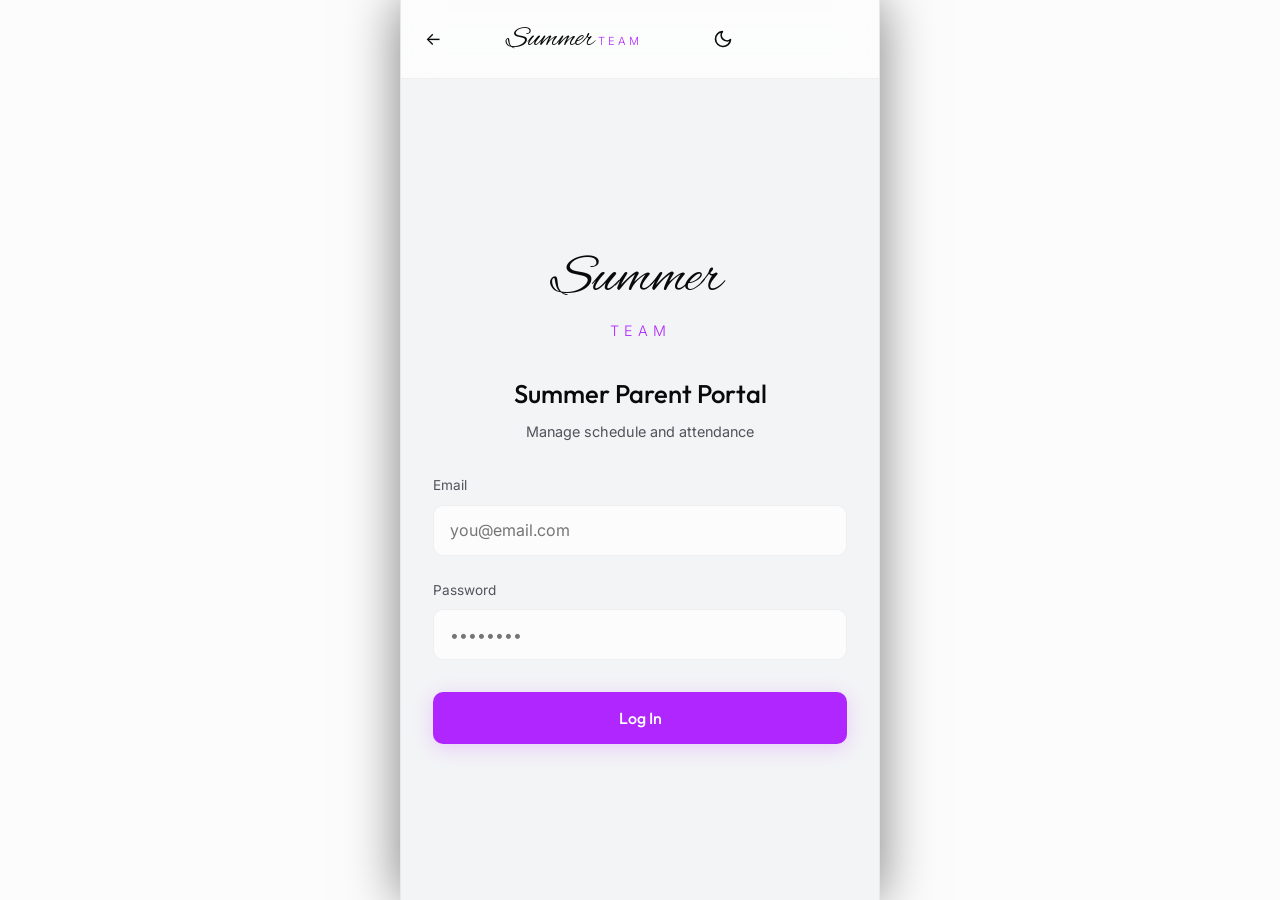
<file: portal.html>
<!DOCTYPE html>
<html lang="en">
<head>
    <meta charset="UTF-8">
    <meta name="viewport" content="width=device-width, initial-scale=1.0, maximum-scale=1.0, user-scalable=no">
    <!-- PWA Setup -->
    <meta name="theme-color" content="#050505">
    <link rel="manifest" href="manifest.json?v=31">
    <link rel="icon" type="image/png" href="assets/icon-192.png?v=31">
    <link rel="apple-touch-icon" href="assets/icon-512.png?v=31">
    <meta name="apple-mobile-web-app-capable" content="yes">
    <meta name="apple-mobile-web-app-status-bar-style" content="black-translucent">
    <title>Summer Team Scheduler | Summer Parent Portal</title>
    <link href="https://fonts.googleapis.com/css2?family=Outfit:wght@300;400;500;600&family=Inter:wght@300;400;500;600&family=Alex+Brush&display=swap" rel="stylesheet">
    <link rel="stylesheet" href="style.css">
    <link rel="stylesheet" href="portal.css">
</head>
<body class="dark-theme">

    <div class="loading-overlay" id="loadingOverlay">
        <div class="spinner"></div>
    </div>

    <div class="app-container">
        <!-- Header -->
        <div class="app-header">
            <a href="/" style="color: var(--text-primary); text-decoration: none; font-size: 1.1rem;">&larr;</a>
            <div class="app-title">
                <span class="brand-cruz">Summer</span>
                <span class="brand-coaching">Team</span>
            </div>
            <div style="display: flex; align-items: center; gap: 0.5rem;">
                <button id="theme-toggle" class="theme-toggle" aria-label="Toggle Theme">
                    <svg id="theme-icon" viewBox="0 0 24 24" fill="none" stroke="currentColor" stroke-width="2" stroke-linecap="round" stroke-linejoin="round">
                        <circle class="sun" cx="12" cy="12" r="5"></circle>
                        <line class="sun" x1="12" y1="1" x2="12" y2="3"></line>
                        <line class="sun" x1="12" y1="21" x2="12" y2="23"></line>
                        <line class="sun" x1="4.22" y1="4.22" x2="5.64" y2="5.64"></line>
                        <line class="sun" x1="18.36" y1="18.36" x2="19.78" y2="19.78"></line>
                        <line class="sun" x1="1" y1="12" x2="3" y2="12"></line>
                        <line class="sun" x1="21" y1="12" x2="23" y2="12"></line>
                        <line class="sun" x1="4.22" y1="19.78" x2="5.64" y2="18.36"></line>
                        <line class="sun" x1="18.36" y1="5.64" x2="19.78" y2="4.22"></line>
                        <path class="moon" d="M21 12.79A9 9 0 1 1 11.21 3 7 7 0 0 0 21 12.79z" style="display: none;"></path>
                    </svg>
                </button>
                <button class="header-action" id="logoutBtn" onclick="doLogout()" style="display: none;">Log out</button>
            </div>
            <div id="headerSpacer" style="width: 50px;"></div>
        </div>

        <!-- Login Screen -->
        <div class="login-screen" id="loginScreen">
            <div class="login-logo">
                <span class="brand-cruz">Summer</span>
                <span class="brand-coaching">Team</span>
            </div>
            <h2 style="font-family: var(--font-display); font-size: 1.6rem; font-weight: 500; margin-bottom: 0.3rem; text-align: center;">Summer Parent Portal</h2>
            <p style="color: var(--text-secondary); margin-bottom: 2rem; font-size: 0.9rem; text-align: center;">Manage schedule and attendance</p>
            
            <form onsubmit="event.preventDefault(); doLogin();">
                <div class="input-group">
                    <label for="email">Email</label>
                    <input type="email" id="email" placeholder="you@email.com" autocomplete="email">
                </div>
                <div class="input-group">
                    <label for="pass">Password</label>
                    <input type="password" id="pass" placeholder="••••••••" autocomplete="current-password">
                </div>
                <button type="submit" class="login-btn">Log In</button>
            </form>
            <p id="loginError" style="color: #f44336; text-align: center; margin-top: 1rem; font-size: 0.85rem; display: none;"></p>
        </div>

        <!-- Dashboard Screen -->
        <div class="dashboard-screen" id="dashboardScreen">
            
            <!-- Welcome -->
            <div class="welcome-banner" id="welcomeBanner">
                <h2 id="welcomeText">Welcome back</h2>
                <p>Tap a date to view practice details</p>
            </div>

            <!-- Calendar Widget -->
            <div class="calendar-widget">
                <div class="calendar-header">
                    <div class="calendar-month" style="display:flex; align-items:center; gap: 8px;">
                        <button onclick="prevPeriod()" style="background:none;border:none;color:var(--text-secondary);cursor:pointer;padding:4px;">&larr;</button>
                        <span id="calendarMonthLabel">April 2026</span>
                        <button onclick="nextPeriod()" style="background:none;border:none;color:var(--text-secondary);cursor:pointer;padding:4px;">&rarr;</button>
                    </div>
                    <div class="calendar-toggle-group">
                        <button class="cal-toggle-btn active" id="btn-weekly" onclick="toggleCalendar('weekly')">Week</button>
                        <button class="cal-toggle-btn" id="btn-monthly" onclick="toggleCalendar('monthly')">Month</button>
                    </div>
                </div>
                
                <div class="calendar-days">
                    <div class="cal-day-label">S</div><div class="cal-day-label">M</div><div class="cal-day-label">T</div>
                    <div class="cal-day-label">W</div><div class="cal-day-label">T</div><div class="cal-day-label">F</div>
                    <div class="cal-day-label">S</div>
                </div>

                <div id="weekly-view">
                    <div class="calendar-dates" id="weekly-grid">
                        <!-- Built via JS -->
                    </div>
                </div>

                <div id="monthly-view" style="display: none;">
                    <div class="calendar-dates" id="monthly-grid">
                        <!-- Built via JS -->
                    </div>
                </div>
            </div>

            <!-- Player Dropdown & Avatar -->
            <div style="display: flex; align-items: center; gap: 1rem; margin-bottom: 1.5rem;">
                <div style="position: relative; flex-shrink: 0;">
                    <div id="ui-current-avatar" style="width: 50px; height: 50px; border-radius: 50%; background: rgba(176, 38, 255, 0.1); border: 1px solid rgba(176, 38, 255, 0.2); display: flex; align-items: center; justify-content: center; font-weight: 500; color: var(--accent); font-size: 1.1rem; overflow: hidden; cursor: pointer;" onclick="document.getElementById('avatarUploadInput').click()">
                        <!-- Avatar Content -->
                    </div>
                    <input type="file" id="avatarUploadInput" accept="image/*" style="display:none;" onchange="handleAvatarUpload(event)">
                    <div style="position: absolute; bottom: -2px; right: -2px; background: var(--bg-secondary); border-radius: 50%; width: 18px; height: 18px; display: flex; align-items: center; justify-content: center; font-size: 0.6rem; border: 1px solid var(--glass-border); pointer-events: none; color: var(--text-secondary);">+</div>
                </div>
                <div style="flex: 1;">
                    <select class="group-select" id="groupSelect" onchange="changePlayer()" style="margin-bottom: 0;">
                    </select>
                </div>
            </div>

            <!-- Session Details -->
            <div id="sessionContentWrapper">
                <div class="session-header">
                    <div class="session-date" id="ui-session-date">Today</div>
                    <div class="session-time" id="ui-session-time">Loading...</div>
                </div>

                <div class="attendance-toggle-box">
                    <div class="toggle-info">
                        <h4>Attendance</h4>
                        <p id="attendance-status-text">Loading...</p>
                    </div>
                    <label class="switch">
                        <input type="checkbox" id="attendanceToggle" onchange="toggleAttendance()">
                        <span class="slider"></span>
                    </label>
                </div>

                <!-- Latest Coach Feedback -->
                <div id="parent-feedback-section" style="display: none; margin-top: 1.5rem; background: var(--glass-bg); border: 1px solid var(--accent); border-radius: 12px; padding: 1.2rem;">
                    <h4 style="color: var(--accent); font-weight: 500; margin-bottom: 0.5rem; font-size: 0.9rem; text-transform: uppercase; letter-spacing: 1px;">Session Action Plan</h4>
                    <div id="ui-latest-plan" style="font-size: 0.85rem; color: var(--text-primary); white-space: pre-wrap; margin-top: 0.5rem; line-height: 1.5;"></div>
                </div>

                <div class="roster-section" style="margin-top: 2rem;">
                    <h4 id="ui-roster-count">Attending</h4>
                    <ul class="roster-list" id="rosterList"></ul>
                </div>

                <!-- Coach Tools (Hidden by default) -->
                <div id="coach-tools-section" style="display: none; margin-top: 2rem; background: rgba(176,38,255,0.05); border: 1px solid rgba(176,38,255,0.2); border-radius: 12px; padding: 1.2rem;">
                    <h4 style="color: var(--accent); font-weight: 500; margin-bottom: 0.5rem; display:flex; align-items:center;">AI Session Notes</h4>
                    <p style="font-size: 0.8rem; color: var(--text-secondary); margin-bottom: 1rem;">Record raw voice feedback to auto-generate a structured practice plan for this player.</p>
                    <button id="recordVoiceBtn" onclick="toggleVoiceRecording()" style="width: 100%; background: var(--bg-primary); border: 1px solid var(--accent); color: var(--text-primary); padding: 0.8rem; border-radius: 8px; cursor: pointer; display: flex; justify-content: center; align-items: center; gap: 8px; font-weight: 500; transition: all 0.2s;">
                        Tap to Record Audio
                    </button>
                    <div style="margin-top: 0.8rem; padding: 0.8rem; background: var(--bg-primary); border-radius: 6px; border-left: 2px solid var(--accent); border: 1px solid var(--glass-border);">
                        <p style="font-size: 0.75rem; color: var(--text-secondary); margin: 0; line-height: 1.4;"><strong>How to use this:</strong> Just speak your raw thoughts after a session. For example:<br><em>"Colt did great with his left foot today but was too passive on defense. Next week we need to focus on his 1v1 aggression and shooting mechanics."</em><br>The AI will automatically write a clean checklist for you.</p>
                    </div>
                    <div id="ai-plan-output" style="margin-top: 1rem; font-size: 0.85rem; color: var(--text-primary); white-space: pre-wrap; background: var(--bg-primary); padding: 1rem; border-radius: 8px; display: none; border: 1px solid var(--glass-border);"></div>
                </div>
            </div>
            
            <div id="noSessionMessage" class="empty-state" style="display: none;">
                <div class="empty-state-icon">⚽</div>
                <p>No practice scheduled for this day.</p>
            </div>
        </div>


    </div>

    <script src="portal.js"></script>
</body>
</html>
</file>
<file: style.css>
:root {
    --bg-primary: #fcfcfd;
    --bg-secondary: #f3f4f6;
    --accent: #B026FF;
    --accent-glow: rgba(176, 38, 255, 0.2);
    --text-primary: #0a0a0b;
    --text-secondary: #52525b;
    --font-display: 'Outfit', sans-serif;
    --font-body: 'Inter', sans-serif;
    --glass-bg: rgba(255, 255, 255, 0.75);
    --glass-border: rgba(0, 0, 0, 0.05);
    --glass-hover: rgba(0, 0, 0, 0.08);
    --hero-overlay: linear-gradient(100deg, #fcfcfd 0%, rgba(252, 252, 253, 0.8) 50%, rgba(252, 252, 253, 0.1) 100%);
    --card-shadow: 0 10px 30px -10px rgba(0, 0, 0, 0.1);
}

.dark-theme {
    --bg-primary: #050505;
    --bg-secondary: #0a0a0a;
    --text-primary: #ffffff;
    --text-secondary: #a1a1aa;
    --glass-bg: rgba(255, 255, 255, 0.03);
    --glass-border: rgba(255, 255, 255, 0.08);
    --glass-hover: rgba(255, 255, 255, 0.12);
    --hero-overlay: linear-gradient(100deg, #050505 0%, rgba(5, 5, 5, 0.7) 60%, rgba(5, 5, 5, 0.2) 100%);
    --card-shadow: 0 20px 40px rgba(0, 0, 0, 0.4);
}

* {
    margin: 0;
    padding: 0;
    box-sizing: border-box;
    scroll-behavior: smooth;
}

body {
    background-color: var(--bg-primary);
    color: var(--text-primary);
    font-family: var(--font-body);
    line-height: 1.6;
    overflow-x: hidden;
    transition: background-color 0.3s ease, color 0.3s ease;
}

.glass, .navbar, .card, .btn-secondary, #ai-chat-panel, .theme-toggle {
    transition: background-color 0.3s ease, border-color 0.3s ease, color 0.3s ease, box-shadow 0.3s ease;
}

.theme-toggle {
    background: none;
    border: none;
    color: var(--text-primary);
    cursor: pointer;
    padding: 8px;
    display: flex;
    align-items: center;
    justify-content: center;
    border-radius: 50%;
    transition: background 0.3s, transform 0.2s;
}

.theme-toggle:hover {
    background: var(--glass-border);
    transform: scale(1.1);
}

.theme-toggle svg {
    width: 20px;
    height: 20px;
}

/* Utilities */
.accent {
    color: var(--accent);
}

.glass {
    background: var(--glass-bg);
    backdrop-filter: blur(12px);
    -webkit-backdrop-filter: blur(12px);
    border: 1px solid var(--glass-border);
}

.section-padding {
    padding: clamp(60px, 10vw, 120px) 5%;
    scroll-margin-top: 80px;
}

.section-title {
    font-family: var(--font-display);
    font-size: clamp(2rem, 4vw, 3rem);
    font-weight: 500;
    letter-spacing: -0.5px;
    margin-bottom: 1rem;
}

.section-subtitle {
    font-size: 1.1rem;
    color: var(--text-secondary);
    max-width: 600px;
    margin-bottom: 3rem;
}

/* Buttons */
.btn-primary, .btn-secondary {
    display: inline-block;
    padding: 0.8rem 1.8rem;
    border-radius: 4px;
    font-weight: 500;
    text-decoration: none;
    transition: all 0.3s ease;
    letter-spacing: 1px;
    font-family: var(--font-display);
    border: none;
    cursor: pointer;
}

.btn-primary {
    background-color: var(--accent);
    color: var(--bg-primary);
    box-shadow: 0 4px 20px var(--accent-glow);
}

.btn-primary:hover {
    transform: translateY(-2px);
    box-shadow: 0 6px 30px rgba(176, 38, 255, 0.5);
    background-color: #c44dff;
}

.btn-secondary {
    background-color: transparent;
    color: var(--text-primary);
    border: 1px solid var(--glass-border);
}

.btn-secondary:hover {
    background-color: var(--glass-hover);
    border-color: rgba(255,255,255,0.2);
}

.large {
    padding: 1rem 2.5rem;
    font-size: 1.1rem;
}

/* Navbar */
.navbar {
    position: fixed;
    top: 0;
    left: 0;
    width: 100%;
    z-index: 1000;
    padding: 1.5rem 5%;
    display: flex;
    justify-content: space-between;
    align-items: center;
    background: var(--glass-bg);
    backdrop-filter: blur(20px);
    -webkit-backdrop-filter: blur(20px);
    border-bottom: 1px solid var(--glass-border);
    box-shadow: var(--card-shadow);
}

.nav-container {
    display: flex;
    justify-content: space-between;
    align-items: center;
    max-width: 1400px;
    margin: 0 auto;
    width: 100%;
    flex-wrap: nowrap;
}

.brand {
    flex-shrink: 0;
    display: flex;
    flex-direction: column;
    text-decoration: none;
    margin-right: 1.5rem;
}

.nav-links {
    display: flex;
    gap: clamp(1rem, 2vw, 1.5rem);
    flex-shrink: 1;
    overflow: hidden;
    white-space: nowrap;
    margin: 0 1rem;
}

@media (max-width: 1200px) {
    .nav-links {
        display: none;
    }
}

#nav-book-btn, .theme-toggle {
    flex-shrink: 0;
}
.nav-container {
    display: flex;
    justify-content: space-between;
    align-items: center;
    max-width: 1400px;
    margin: 0 auto;
}

.brand {
    display: flex;
    align-items: baseline;
    text-decoration: none;
}

.brand-cruz {
    font-family: 'Alex Brush', cursive;
    font-size: 2.6rem;
    font-weight: 400;
    color: var(--text-primary);
    margin-right: 6px;
}

.brand-coaching {
    font-family: 'Inter', sans-serif;
    font-size: 1.1rem;
    font-weight: 300;
    color: var(--accent);
    letter-spacing: 4px;
    text-transform: uppercase;
}

.nav-links {
    display: flex;
    gap: 2rem;
}

.nav-link {
    color: var(--text-primary);
    text-decoration: none;
    font-weight: 500;
    font-size: 0.95rem;
    transition: color 0.3s;
    position: relative;
}

.nav-link:hover {
    color: var(--accent);
}

.nav-link::after {
    content: '';
    position: absolute;
    bottom: -5px;
    left: 0;
    width: 0;
    height: 2px;
    background-color: var(--accent);
    transition: width 0.3s;
}

.nav-link:hover::after {
    width: 100%;
}

.mobile-toggle {
    display: none;
    flex-direction: column;
    gap: 5px;
    cursor: pointer;
}

.mobile-toggle span {
    width: 30px;
    height: 3px;
    background-color: var(--text-primary);
    transition: 0.3s;
}

/* Hero Section */
.hero {
    position: relative;
    min-height: 100vh;
    display: flex;
    align-items: center;
    padding: 0 5%;
    overflow: hidden;
}

.hero-bg {
    position: absolute;
    top: 0;
    left: 0;
    width: 100%;
    height: 100%;
    z-index: 1;
    background-size: cover;
    background-position: 75% 15%;
    background-image: url('assets/cruz.jpg');
}

.hero-overlay {
    position: absolute;
    top: 0;
    left: 0;
    width: 100%;
    height: 100%;
    background: var(--hero-overlay);
}

.hero-content {
    position: relative;
    z-index: 2;
    max-width: min(800px, 90%);
    padding-left: 5%;
    padding-top: 120px;
}

.badge {
    display: inline-block;
    padding: 5px 15px;
    border-radius: 20px;
    background: var(--glass-bg);
    border: 1px solid var(--glass-border);
    font-size: 0.85rem;
    letter-spacing: 1.5px;
    margin-bottom: 2rem;
    color: var(--text-secondary);
}

.display-title {
    font-family: var(--font-display);
    font-size: clamp(2.5rem, 6vw, 4.5rem);
    font-weight: 600;
    line-height: 1.1;
    margin-bottom: 1.5rem;
    letter-spacing: -2px;
}

.hero-subtitle {
    font-size: clamp(1rem, 2vw, 1.25rem);
    color: var(--text-secondary);
    max-width: 600px;
    margin-bottom: 2.5rem;
}

.hero-actions {
    display: flex;
    gap: 1rem;
    margin-bottom: 4rem;
    flex-wrap: wrap;
}

.scroll-indicator {
    position: absolute;
    bottom: 30px;
    left: 50%;
    transform: translateX(-50%);
    display: flex;
    flex-direction: column;
    align-items: center;
    gap: 10px;
    color: var(--text-secondary);
    font-size: 0.75rem;
    letter-spacing: 2px;
    text-transform: uppercase;
    opacity: 0.6;
}

.mouse {
    width: 22px;
    height: 38px;
    border: 2px solid var(--text-secondary);
    border-radius: 12px;
    position: relative;
}

.wheel {
    width: 2px;
    height: 6px;
    background: var(--accent);
    position: absolute;
    top: 6px;
    left: 50%;
    transform: translateX(-50%);
    border-radius: 2px;
    animation: scroll-wheel 1.5s infinite;
}

@keyframes scroll-wheel {
    0% { opacity: 1; transform: translateX(-50%) translateY(0); }
    100% { opacity: 0; transform: translateX(-50%) translateY(15px); }
}

.social-proof {
    display: flex;
    gap: 2.5rem;
    align-items: center;
}

.proof-item {
    display: flex;
    flex-direction: column;
}

.proof-number {
    font-family: var(--font-display);
    font-size: 2rem;
    font-weight: 600;
    color: var(--accent);
}

.proof-label {
    font-size: 0.85rem;
    letter-spacing: 1px;
    color: var(--text-secondary);
}

.divider {
    width: 1px;
    height: 40px;
    background-color: var(--glass-border);
}

/* Programs Section */
.programs-grid {
    display: grid;
    grid-template-columns: repeat(auto-fit, minmax(280px, 1fr));
    gap: 2rem;
    max-width: 1200px;
    margin: 0 auto;
}

.program-card {
    padding: 3rem 2rem;
    display: flex;
    flex-direction: column;
    align-items: flex-start;
    position: relative;
    overflow: hidden;
    height: 100%;
    box-shadow: var(--card-shadow);
    border-radius: 12px;
    transition: transform 0.3s, box-shadow 0.3s;
    cursor: pointer;
}

.program-card::before {
    content: '';
    position: absolute;
    top: 0;
    left: 0;
    width: 100%;
    height: 3px;
    background-color: var(--accent);
    transform: scaleX(0);
    transform-origin: left;
    transition: transform 0.5s ease;
}

.program-card:hover {
    transform: translateY(-10px);
    box-shadow: 0 10px 30px rgba(0,0,0,0.5);
    background: rgba(255,255,255,0.06);
}

.program-card:hover::before {
    transform: scaleX(1);
}

.program-icon {
    width: 50px;
    height: 50px;
    background: var(--glass-bg);
    border: 1px solid var(--glass-border);
    border-radius: 50%;
    display: flex;
    align-items: center;
    justify-content: center;
    font-family: var(--font-display);
    font-weight: 500;
    font-size: 1.5rem;
    margin-bottom: 1.5rem;
    color: var(--accent);
}

.program-card h3 {
    font-family: var(--font-display);
    font-size: 1.5rem;
    margin-bottom: 0.5rem;
}

.age-group {
    color: var(--accent);
    font-size: 1.4rem;
    font-weight: 500;
    margin-bottom: 1rem;
    letter-spacing: 1px;
}

.program-desc {
    color: var(--text-secondary);
    margin-bottom: 2rem;
    font-size: 0.95rem;
}

.card-link {
    color: var(--text-primary);
    text-decoration: none;
    font-weight: 600;
    transition: color 0.3s;
    display: inline-block;
}

.card-link:hover {
    color: var(--accent);
}

.exos-banner {
    margin-top: 4rem;
    padding: 3rem;
    border-radius: 24px;
    display: flex;
    justify-content: space-between;
    align-items: center;
    gap: 2rem;
    box-shadow: var(--card-shadow);
    background: linear-gradient(90deg, var(--glass-bg), rgba(252, 163, 17, 0.05));
    border-left: 4px solid var(--accent);
}

.exos-content h3 {
    font-family: var(--font-display);
    font-size: 1.8rem;
    margin-bottom: 0.5rem;
}

.exos-content p {
    color: var(--text-secondary);
    max-width: 500px;
}

/* International Section */
.international-container {
    display: grid;
    grid-template-columns: repeat(auto-fit, minmax(320px, 1fr));
    gap: clamp(2rem, 8vw, 4rem);
    align-items: center;
}

.timeline {
    margin: 3rem 0;
    position: relative;
    padding-left: 20px;
}

.timeline::before {
    content: '';
    position: absolute;
    top: 0;
    left: 0;
    width: 2px;
    height: 100%;
    background-color: var(--glass-border);
}

.timeline-step {
    position: relative;
    margin-bottom: 2.5rem;
    padding-left: 30px;
}

.timeline-step:last-child {
    margin-bottom: 0;
}

.step-marker {
    position: absolute;
    left: -32px;
    top: 0;
    width: 24px;
    height: 24px;
    background-color: var(--bg-primary);
    border: 2px solid var(--glass-border);
    border-radius: 50%;
    display: flex;
    align-items: center;
    justify-content: center;
    font-size: 0.7rem;
    font-weight: 600;
    z-index: 2;
    transition: all 0.3s;
}

.timeline-step.active .step-marker, .timeline-step:hover .step-marker {
    border-color: var(--accent);
    background-color: var(--accent);
    color: var(--bg-primary);
}

.step-content h4 {
    font-size: 1.2rem;
    margin-bottom: 0.5rem;
}

.step-content p {
    color: var(--text-secondary);
    font-size: 0.95rem;
}

.international-visual {
    height: 500px;
    border-radius: 12px;
    position: relative;
    background: radial-gradient(circle at center, rgba(176, 38, 255, 0.1) 0%, transparent 70%);
    display: flex;
    align-items: center;
    justify-content: center;
    overflow: hidden;
}

.orbit-container {
    position: absolute;
    width: 300px;
    height: 300px;
    border: 1px solid rgba(176, 38, 255, 0.2);
    border-radius: 50%;
    animation: rotate 20s linear infinite;
}

.orbit-node {
    position: absolute;
    width: 8px;
    height: 8px;
    background: var(--accent);
    border-radius: 50%;
    box-shadow: 0 0 15px var(--accent);
}

.node-1 { top: 0; left: 50%; transform: translateX(-50%); }
.node-2 { bottom: 0; left: 50%; transform: translateX(-50%); }

@keyframes rotate {
    from { transform: rotate(0deg); }
    to { transform: rotate(360deg); }
}

.stats-card {
    background: var(--bg-secondary);
    padding: 1.5rem;
    border-radius: 8px;
    border: 1px solid var(--glass-border);
    display: flex;
    flex-direction: column;
    align-items: center;
    box-shadow: 0 10px 30px rgba(0,0,0,0.5);
}

.stat-highlight {
    font-family: var(--font-display);
    font-size: 2.5rem;
    font-weight: 600;
    color: var(--accent);
}

/* Results Section */
.results-grid {
    display: grid;
    grid-template-columns: 1fr 1fr;
    gap: 2rem;
}

.alumni-list {
    padding: 3rem;
    border-radius: 12px;
}

.alumni-list h3 {
    margin-bottom: 1.5rem;
    font-family: var(--font-display);
    font-size: 1.5rem;
}

.alumni-list ul {
    list-style: none;
    display: grid;
    grid-template-columns: 1fr 1fr;
    gap: 1rem;
}

.alumni-list li {
    padding: 10px 0;
    border-bottom: 1px solid var(--glass-border);
    color: var(--text-secondary);
    position: relative;
    padding-left: 20px;
}

.alumni-list li::before {
    content: '→';
    position: absolute;
    left: 0;
    color: var(--accent);
}

.testimonial-card {
    padding: 3rem;
    border-radius: 12px;
    display: flex;
    flex-direction: column;
    justify-content: center;
}

.quote {
    font-size: 1.2rem;
    font-style: italic;
    margin-bottom: 1.5rem;
    line-height: 1.8;
}

.author {
    color: var(--text-secondary);
    font-weight: 600;
}

.stat-circle {
    display: flex;
    flex-direction: column;
    align-items: center;
    text-align: center;
}

.big-number {
    font-family: var(--font-display);
    font-size: 4rem;
    font-weight: 600;
    color: var(--accent);
    line-height: 1;
    margin-bottom: 1rem;
}

/* Team Section */
.team-grid {
    display: grid;
    grid-template-columns: repeat(auto-fit, minmax(300px, 1fr));
    gap: 3rem;
}
.team-card {
    display: flex;
    flex-direction: column;
    border-radius: 12px;
    overflow: hidden;
}
.team-media-container {
    position: relative;
    width: 100%;
    height: 400px;
    overflow: hidden;
    background: #000;
}
.team-photo, .team-video {
    position: absolute;
    top: 0;
    left: 0;
    width: 100%;
    height: 100%;
    object-fit: contain;
    padding: 20px;
    transition: opacity 0.4s ease;
}
.team-card:hover .team-photo {
    transform: scale(1.05);
}
.team-card.has-video:hover .team-photo {
    opacity: 0;
}
.team-video {
    opacity: 0;
}
.team-card.has-video:hover .team-video {
    opacity: 1;
}
.team-info {
    padding: 2rem;
}
.team-info h3 {
    font-family: var(--font-display);
    font-size: 1.8rem;
    margin-bottom: 0.5rem;
}
.team-info .role {
    color: var(--accent);
    font-weight: 500;
    margin-bottom: 1rem;
    letter-spacing: 1px;
}

/* Why Cruz / Credibility Section */
.credibility-grid {
    display: grid;
    grid-template-columns: repeat(auto-fit, minmax(320px, 1fr));
    gap: 2.5rem;
    margin-top: 3rem;
}

.cred-item {
    display: flex;
    align-items: flex-start;
    gap: 1rem;
    padding: 1.5rem;
    border-radius: 12px;
    transition: transform 0.3s, box-shadow 0.3s;
}

.cred-item:hover {
    transform: translateY(-4px);
    box-shadow: 0 8px 25px rgba(0,0,0,0.4);
}

.cred-check {
    flex-shrink: 0;
    width: 32px;
    height: 32px;
    border-radius: 50%;
    background: rgba(176, 38, 255, 0.15);
    border: 1px solid rgba(176, 38, 255, 0.3);
    display: flex;
    align-items: center;
    justify-content: center;
    color: var(--accent);
    font-weight: 600;
    font-size: 1rem;
}

.cred-item h4 {
    font-family: var(--font-display);
    font-size: 1.05rem;
    font-weight: 500;
    margin-bottom: 4px;
}

.cred-item p {
    color: var(--text-secondary);
    font-size: 0.9rem;
}

/* Pricing Grid */
.pricing-grid {
    display: grid;
    grid-template-columns: repeat(auto-fit, minmax(280px, 1fr));
    gap: 2rem;
    margin-top: 3rem;
}
.pricing-card {
    background: var(--glass-bg);
    border: 1px solid var(--glass-border);
    border-radius: 20px;
    padding: 3rem 2rem;
    text-align: center;
    transition: 0.3s;
    display: flex;
    flex-direction: column;
}
.pricing-card:hover {
    border-color: var(--accent);
    transform: translateY(-10px);
}
.pricing-card.featured {
    border-color: var(--accent);
    box-shadow: 0 10px 40px var(--accent-glow);
}
.pricing-card h3 {
    font-size: 1.2rem;
    text-transform: uppercase;
    letter-spacing: 2px;
    margin-bottom: 1rem;
}
.price {
    font-size: 3.5rem;
    font-weight: 700;
    font-family: var(--font-display);
    margin-bottom: 1rem;
}
.price span {
    font-size: 1rem;
    color: var(--text-secondary);
}
.pricing-features {
    list-style: none;
    margin: 2rem 0;
    flex-grow: 1;
}
.pricing-features li {
    margin-bottom: 0.8rem;
    color: var(--text-secondary);
}

.footer {
    border-top: 1px solid var(--glass-border);
    border-radius: 40px 40px 0 0;
    text-align: center;
}

.footer-cta {
    max-width: 600px;
    margin: 0 auto 5rem;
}

.footer-cta .section-subtitle {
    margin: 0 auto 2rem;
}

.booking-options {
    display: flex;
    justify-content: center;
    gap: 1.5rem;
    margin-bottom: 2rem;
}

.footer-bottom {
    display: flex;
    justify-content: space-between;
    align-items: center;
    padding: 3rem 5%;
    border-top: 1px solid var(--glass-border);
}

.footer-links a {
    color: var(--text-secondary);
    text-decoration: none;
    margin: 0 1rem;
    transition: color 0.3s;
}

.footer-links a:hover {
    color: var(--text-primary);
}

.copyright {
    color: var(--text-secondary);
    font-size: 0.9rem;
}

/* Animations */
.fade-up {
    opacity: 0;
    transform: translateY(30px);
    transition: opacity 0.8s ease, transform 0.8s ease;
}

.fade-up.visible {
    opacity: 1;
    transform: translateY(0);
}

.fade-left {
    opacity: 0;
    transform: translateX(30px);
    transition: opacity 0.8s ease, transform 0.8s ease;
}

.fade-left.visible {
    opacity: 1;
    transform: translateX(0);
}

/* Media Section */
.media-grid {
    display: grid;
    grid-template-columns: repeat(auto-fit, minmax(280px, 1fr));
    gap: 2rem;
    margin-top: 2rem;
}

.media-card {
    border-radius: 12px;
    overflow: hidden;
    position: relative;
    aspect-ratio: 9/16;
    background: #000;
    transition: transform 0.3s, box-shadow 0.3s;
}

.media-card:hover {
    transform: translateY(-5px);
    box-shadow: 0 10px 30px rgba(0,0,0,0.5);
    border-color: var(--accent);
}

.media-card iframe,
.media-card video {
    position: absolute;
    top: 0;
    left: 0;
    width: 100%;
    height: 100%;
    border: none;
    object-fit: cover;
    background: #000;
}

/* Instagram Feed */
.ig-grid {
    display: grid;
    grid-template-columns: repeat(auto-fill, minmax(180px, 1fr));
    gap: 6px;
    max-width: 1100px;
    margin: 0 auto;
}

.ig-item {
    position: relative;
    display: block;
    overflow: hidden;
    border-radius: 4px;
    aspect-ratio: 1;
    background: #111;
}

.ig-item img {
    width: 100%;
    height: 100%;
    object-fit: cover;
    display: block;
    transition: transform 0.3s ease, opacity 0.3s ease;
}

.ig-item:hover img {
    transform: scale(1.04);
    opacity: 0.85;
}

.ig-video-badge {
    position: absolute;
    top: 8px;
    right: 8px;
    background: rgba(0,0,0,0.6);
    color: #fff;
    font-size: 0.65rem;
    padding: 2px 6px;
    border-radius: 3px;
    pointer-events: none;
    z-index: 1;
}

/* Responsive */
@media (max-width: 900px) {
    .section-padding {
        padding: 60px 5%;
    }
    .display-title {
        font-size: clamp(2rem, 8vw, 3rem);
    }
    .hero-actions {
        flex-direction: column;
        gap: 0.8rem;
    }
    .hero-actions .btn-primary,
    .hero-actions .btn-secondary {
        text-align: center;
    }
    .social-proof {
        flex-direction: row;
        flex-wrap: wrap;
        gap: 1.5rem;
    }
    .social-proof .divider {
        display: none;
    }
    .proof-number {
        font-size: 1.6rem;
    }
    .booking-options {
        flex-direction: column;
        align-items: center;
    }
    .international-container, .results-grid, .team-grid {
        /* auto-fit handles this naturally now */
    }
    .credibility-grid {
        /* auto-fit handles this naturally now */
    }
    .exos-banner {
        flex-direction: column;
        gap: 1.5rem;
        text-align: center;
        padding: 2rem;
    }
    .footer-bottom {
        flex-direction: column;
        gap: 1.5rem;
        text-align: center;
    }
    .hero-bg {
        background-position: 60% 15%;
    }
    .hero-overlay {
        background: linear-gradient(180deg, var(--bg-primary) 0%, rgba(5,5,5,0.6) 50%, var(--bg-primary) 100%);
    }
    .team-media-container {
        height: 300px;
    }
    .alumni-list ul {
        grid-template-columns: 1fr;
    }
    .ig-grid {
        grid-template-columns: repeat(auto-fill, minmax(120px, 1fr));
    }
}

/* AI Chat Widget Polish */
#ai-chat-widget {
    position: fixed;
    bottom: 30px !important;
    right: 30px !important;
    left: auto !important;
    z-index: 10000;
    display: flex;
    flex-direction: column;
    align-items: flex-end;
}

#ai-chat-toggle {
    background: var(--accent) !important;
    color: white !important;
    border: none !important;
    border-radius: 50px !important;
    padding: 14px 24px !important;
    box-shadow: 0 8px 25px rgba(176, 38, 255, 0.4) !important;
    cursor: pointer !important;
    display: flex;
    align-items: center;
    gap: 10px;
    font-family: var(--font-display);
    font-weight: 600;
    transition: all 0.3s ease;
}

#ai-chat-toggle:hover {
    transform: translateY(-3px) scale(1.05);
    box-shadow: 0 12px 30px rgba(176, 38, 255, 0.5) !important;
}

#ai-chat-panel {
    position: absolute;
    bottom: 80px;
    right: 0;
    width: 350px;
    height: 450px;
    background: var(--glass-bg);
    backdrop-filter: blur(20px);
    -webkit-backdrop-filter: blur(20px);
    border: 1px solid var(--glass-border);
    border-radius: 16px;
    box-shadow: var(--card-shadow);
    overflow: hidden;
    z-index: 10000;
    display: none;
    flex-direction: column;
}

#ai-chat-panel.active {
    display: flex;
    animation: fadeUp 0.3s ease-out;
}

.ai-message {
    background: rgba(176, 38, 255, 0.1) !important;
    border: 1px solid rgba(176, 38, 255, 0.2) !important;
    padding: 12px 16px !important;
    border-radius: 12px !important;
    border-bottom-left-radius: 2px !important;
    max-width: 85%;
    color: var(--text-primary);
    align-self: flex-start;
    animation: fadeUp 0.3s ease-out;
    line-height: 1.5;
}

.user-message {
    background: rgba(255, 255, 255, 0.05);
    padding: 12px 16px;
    border-radius: 12px;
    border-bottom-right-radius: 2px;
    align-self: flex-end;
    max-width: 85%;
    color: var(--text-primary);
    border: 1px solid var(--glass-border);
    animation: fadeUp 0.3s ease-out;
    line-height: 1.5;
}

@keyframes fadeUp {
    from { opacity: 0; transform: translateY(10px); }
    to { opacity: 1; transform: translateY(0); }
}

@media (max-width: 768px) {
    .nav-links {
        display: none;
        position: absolute;
        top: 100%;
        left: 0;
        width: 100%;
        background: rgba(5,5,5,0.98);
        backdrop-filter: blur(20px);
        -webkit-backdrop-filter: blur(20px);
        flex-direction: column;
        padding: 1.5rem 2rem;
        gap: 0.5rem;
        border-bottom: 1px solid var(--glass-border);
    }

    .nav-links.active {
        display: flex;
    }

    .nav-link {
        padding: 0.6rem 0;
    }

    .mobile-toggle {
        display: flex;
    }

    .btn-primary#nav-book-btn {
        display: none;
    }

    .badge {
        font-size: 0.75rem;
    }
}
</file>
<file: portal.css>
body { background-color: var(--bg-primary); margin: 0; -webkit-tap-highlight-color: transparent; }
        .app-container {
            max-width: 480px;
            margin: 0 auto;
            min-height: 100vh;
            min-height: 100dvh;
            background: var(--bg-secondary);
            position: relative;
            box-shadow: 0 0 50px rgba(0,0,0,0.5);
            display: flex;
            flex-direction: column;
            border-left: 1px solid var(--glass-border);
            border-right: 1px solid var(--glass-border);
        }

        /* Top Bar */
        .app-header {
            padding: 1rem 1.5rem;
            border-bottom: 1px solid var(--glass-border);
            display: flex;
            justify-content: space-between;
            align-items: center;
            background: var(--glass-bg);
            backdrop-filter: blur(20px);
            -webkit-backdrop-filter: blur(20px);
            position: sticky;
            top: 0;
            z-index: 100;
            padding-top: max(1rem, env(safe-area-inset-top));
        }
        .app-title {
            display: flex;
            align-items: baseline;
            text-decoration: none;
        }
        .app-title .brand-cruz {
            font-family: 'Alex Brush', cursive;
            font-size: 1.8rem;
            font-weight: 400;
            margin-right: 4px;
            color: var(--text-primary);
        }
        .app-title .brand-coaching {
            font-family: 'Inter', sans-serif;
            font-size: 0.7rem;
            font-weight: 300;
            letter-spacing: 3px;
            text-transform: uppercase;
            color: var(--accent);
        }
        .header-action {
            background: none;
            border: none;
            color: var(--text-secondary);
            font-size: 0.8rem;
            cursor: pointer;
            padding: 6px 12px;
            border-radius: 6px;
            transition: 0.2s;
        }
        .header-action:hover { color: var(--accent); }

        /* Login Screen */
        .login-screen {
            padding: 3rem 2rem;
            display: flex;
            flex-direction: column;
            justify-content: center;
            flex: 1;
        }
        .login-logo {
            text-align: center;
            margin-bottom: 2rem;
        }
        .login-logo .brand-cruz {
            font-family: 'Alex Brush', cursive;
            font-size: 3.5rem;
            font-weight: 400;
            color: var(--text-primary);
        }
        .login-logo .brand-coaching {
            display: block;
            font-family: 'Inter', sans-serif;
            font-size: 0.9rem;
            font-weight: 300;
            letter-spacing: 5px;
            text-transform: uppercase;
            color: var(--accent);
            margin-top: -5px;
        }
        .input-group { margin-bottom: 1.5rem; }
        .input-group label { display: block; margin-bottom: 0.5rem; color: var(--text-secondary); font-size: 0.85rem; font-weight: 400; }
        .input-group input {
            width: 100%;
            padding: 0.9rem 1rem;
            background: var(--bg-primary);
            border: 1px solid var(--glass-border);
            color: var(--text-primary);
            border-radius: 10px;
            font-size: 1rem;
            font-family: var(--font-body);
            transition: border-color 0.2s;
        }
        .input-group input:focus { border-color: var(--accent); outline: none; }
        .login-btn {
            width: 100%;
            padding: 1rem;
            background: var(--accent);
            color: #fff;
            border: none;
            border-radius: 10px;
            font-size: 1rem;
            font-weight: 500;
            font-family: var(--font-display);
            cursor: pointer;
            margin-top: 0.5rem;
            transition: all 0.3s;
            box-shadow: 0 4px 20px var(--accent-glow);
        }
        .login-btn:hover { transform: translateY(-1px); box-shadow: 0 6px 30px rgba(176, 38, 255, 0.5); }
        .login-btn:active { transform: scale(0.97); box-shadow: 0 2px 10px var(--accent-glow); }

        /* Dashboard Screen */
        .dashboard-screen {
            display: none;
            flex: 1;
            padding: 1.5rem;
            overflow-y: auto;
        }

        /* Welcome Banner */
        .welcome-banner {
            margin-bottom: 1.5rem;
        }
        .welcome-banner h2 {
            font-family: var(--font-display);
            font-size: 1.4rem;
            font-weight: 500;
            margin-bottom: 4px;
        }
        .welcome-banner p {
            color: var(--text-secondary);
            font-size: 0.85rem;
        }
        
        /* Interactive Calendar Widget */
        .calendar-widget {
            background: var(--glass-bg);
            border: 1px solid var(--glass-border);
            border-radius: 14px;
            padding: 1rem;
            margin-bottom: 1.5rem;
        }
        .calendar-header {
            display: flex;
            justify-content: space-between;
            align-items: center;
            margin-bottom: 1rem;
        }
        .calendar-month {
            font-weight: 500;
            font-size: 1rem;
        }
        .calendar-toggle-group {
            display: flex;
            background: var(--bg-secondary);
            border-radius: 20px;
            border: 1px solid var(--glass-border);
            overflow: hidden;
        }
        .cal-toggle-btn {
            background: transparent;
            border: none;
            color: var(--text-secondary);
            padding: 4px 14px;
            font-size: 0.75rem;
            cursor: pointer;
            transition: 0.3s;
            font-family: var(--font-body);
        }
        .cal-toggle-btn.active {
            background: rgba(176, 38, 255, 0.2);
            color: var(--text-primary);
        }
        .calendar-days {
            display: flex;
            justify-content: space-between;
            margin-bottom: 0.5rem;
        }
        .cal-day-label {
            font-size: 0.7rem;
            color: var(--text-secondary);
            width: 36px;
            text-align: center;
            font-weight: 500;
        }
        .calendar-dates {
            display: flex;
            justify-content: space-between;
        }
        .cal-date {
            width: 36px;
            height: 36px;
            border-radius: 50%;
            display: flex;
            align-items: center;
            justify-content: center;
            font-size: 0.85rem;
            color: var(--text-secondary);
            cursor: pointer;
            transition: 0.2s;
            -webkit-tap-highlight-color: transparent;
        }
        .cal-date:hover { background: var(--glass-border); }
        .cal-date.active {
            background: var(--accent);
            color: #fff;
            font-weight: 600;
        }
        .cal-date.today:not(.active) {
            border: 1px solid var(--accent);
        }
        .cal-date.has-session::after {
            content: '';
            position: absolute;
            bottom: 0;
            width: 4px;
            height: 4px;
            border-radius: 50%;
            background: #4CAF50;
        }
        .cal-date-container {
            position: relative;
            display: flex;
            flex-direction: column;
            align-items: center;
        }

        /* Monthly View Additions */
        #monthly-view .calendar-dates {
            display: grid;
            grid-template-columns: repeat(7, 1fr);
            gap: 6px 0;
            justify-items: center;
        }
        #monthly-view .cal-date-container { width: 100%; }

        /* Group Dropdown */
        .group-select-container { margin-bottom: 1.5rem; }
        .group-select {
            width: 100%;
            padding: 0.85rem 1rem;
            background: var(--bg-primary);
            border: 1px solid var(--glass-border);
            color: var(--text-primary);
            border-radius: 10px;
            font-size: 0.95rem;
            font-family: var(--font-body);
            appearance: none;
            -webkit-appearance: none;
            cursor: pointer;
            background-image: url('data:image/svg+xml;utf8,<svg fill="%23a3a3a3" height="24" viewBox="0 0 24 24" width="24" xmlns="http://www.w3.org/2000/svg"><path d="M7 10l5 5 5-5z"/></svg>');
            background-repeat: no-repeat;
            background-position: right 1rem center;
            transition: border-color 0.2s;
        }
        .group-select:focus { outline: none; border-color: var(--accent); }

        /* Session Details */
        .session-header { margin-bottom: 1rem; }
        .session-date {
            font-weight: 500;
            font-size: 1.05rem;
            margin-bottom: 2px;
        }
        .session-time { color: var(--text-secondary); font-size: 0.85rem; }
        
        .attendance-toggle-box {
            background: var(--bg-primary);
            border-radius: 14px;
            padding: 1.2rem 1.5rem;
            margin-bottom: 1.5rem;
            border: 1px solid var(--glass-border);
            display: flex;
            justify-content: space-between;
            align-items: center;
        }
        .toggle-info h4 { font-size: 1rem; margin-bottom: 3px; font-weight: 500; }
        .toggle-info p { color: var(--text-secondary); font-size: 0.8rem; }

        /* Custom Switch */
        .switch { position: relative; display: inline-block; width: 50px; height: 28px; flex-shrink: 0; }
        .switch input { opacity: 0; width: 0; height: 0; }
        .slider {
            position: absolute; cursor: pointer; top: 0; left: 0; right: 0; bottom: 0;
            background-color: var(--bg-secondary);
            border: 1px solid var(--glass-border);
            transition: .3s;
            border-radius: 34px;
        }
        .slider:before {
            position: absolute; content: ""; height: 20px; width: 20px; left: 3px; bottom: 3px;
            background-color: var(--text-secondary);
            transition: .3s;
            border-radius: 50%;
        }
        input:checked + .slider { background-color: var(--accent); border-color: var(--accent); }
        input:checked + .slider:before { transform: translateX(22px); background-color: #fff; }

        /* Roster */
        .roster-section h4 {
            font-weight: 500;
            color: var(--text-secondary);
            font-size: 0.8rem;
            margin-bottom: 0.75rem;
            text-transform: uppercase;
            letter-spacing: 0.5px;
        }
        .roster-list { list-style: none; }
        .roster-item {
            display: flex;
            align-items: center;
            padding: 0.7rem 0;
            border-bottom: 1px solid var(--glass-border);
        }
        .roster-item:last-child { border-bottom: none; }
        .roster-item .avatar {
            width: 34px; height: 34px; border-radius: 50%;
            background: rgba(176, 38, 255, 0.1);
            border: 1px solid rgba(176, 38, 255, 0.2);
            display: flex; align-items: center; justify-content: center;
            font-weight: 500; color: var(--accent); margin-right: 0.8rem; font-size: 0.75rem;
        }
        .roster-name { font-size: 0.9rem; flex: 1; }
        .status-indicator { width: 8px; height: 8px; border-radius: 50%; background: #4CAF50; margin-left: auto; flex-shrink: 0; }
        .status-out { background: #f44336; }

        .roster-item { transition: background 0.15s ease; }
        .roster-item:hover { background: rgba(255,255,255,0.02); }


        .empty-state {
            padding: 3rem 1rem;
            text-align: center;
            color: var(--text-secondary);
        }
        .empty-state-icon {
            font-size: 2.5rem;
            margin-bottom: 0.75rem;
            opacity: 0.4;
        }

        /* Loading spinner */
        .loading-overlay {
            display: none;
            position: fixed;
            top: 0; left: 0; right: 0; bottom: 0;
            background: rgba(5,5,5,0.8);
            z-index: 200;
            align-items: center;
            justify-content: center;
        }
        .loading-overlay.show { display: flex; }
        .spinner {
            width: 36px; height: 36px;
            border: 3px solid var(--glass-border);
            border-top-color: var(--accent);
            border-radius: 50%;
            animation: spin 0.8s linear infinite;
        }
        @keyframes spin { to { transform: rotate(360deg); } }

        /* Recording pulse */
        @keyframes pulse-record {
            0%, 100% { box-shadow: 0 0 0 0 rgba(244,67,54,0.4); }
            50% { box-shadow: 0 0 0 8px rgba(244,67,54,0); }
        }
        .recording-active {
            animation: pulse-record 1.5s ease infinite;
        }
</file>
